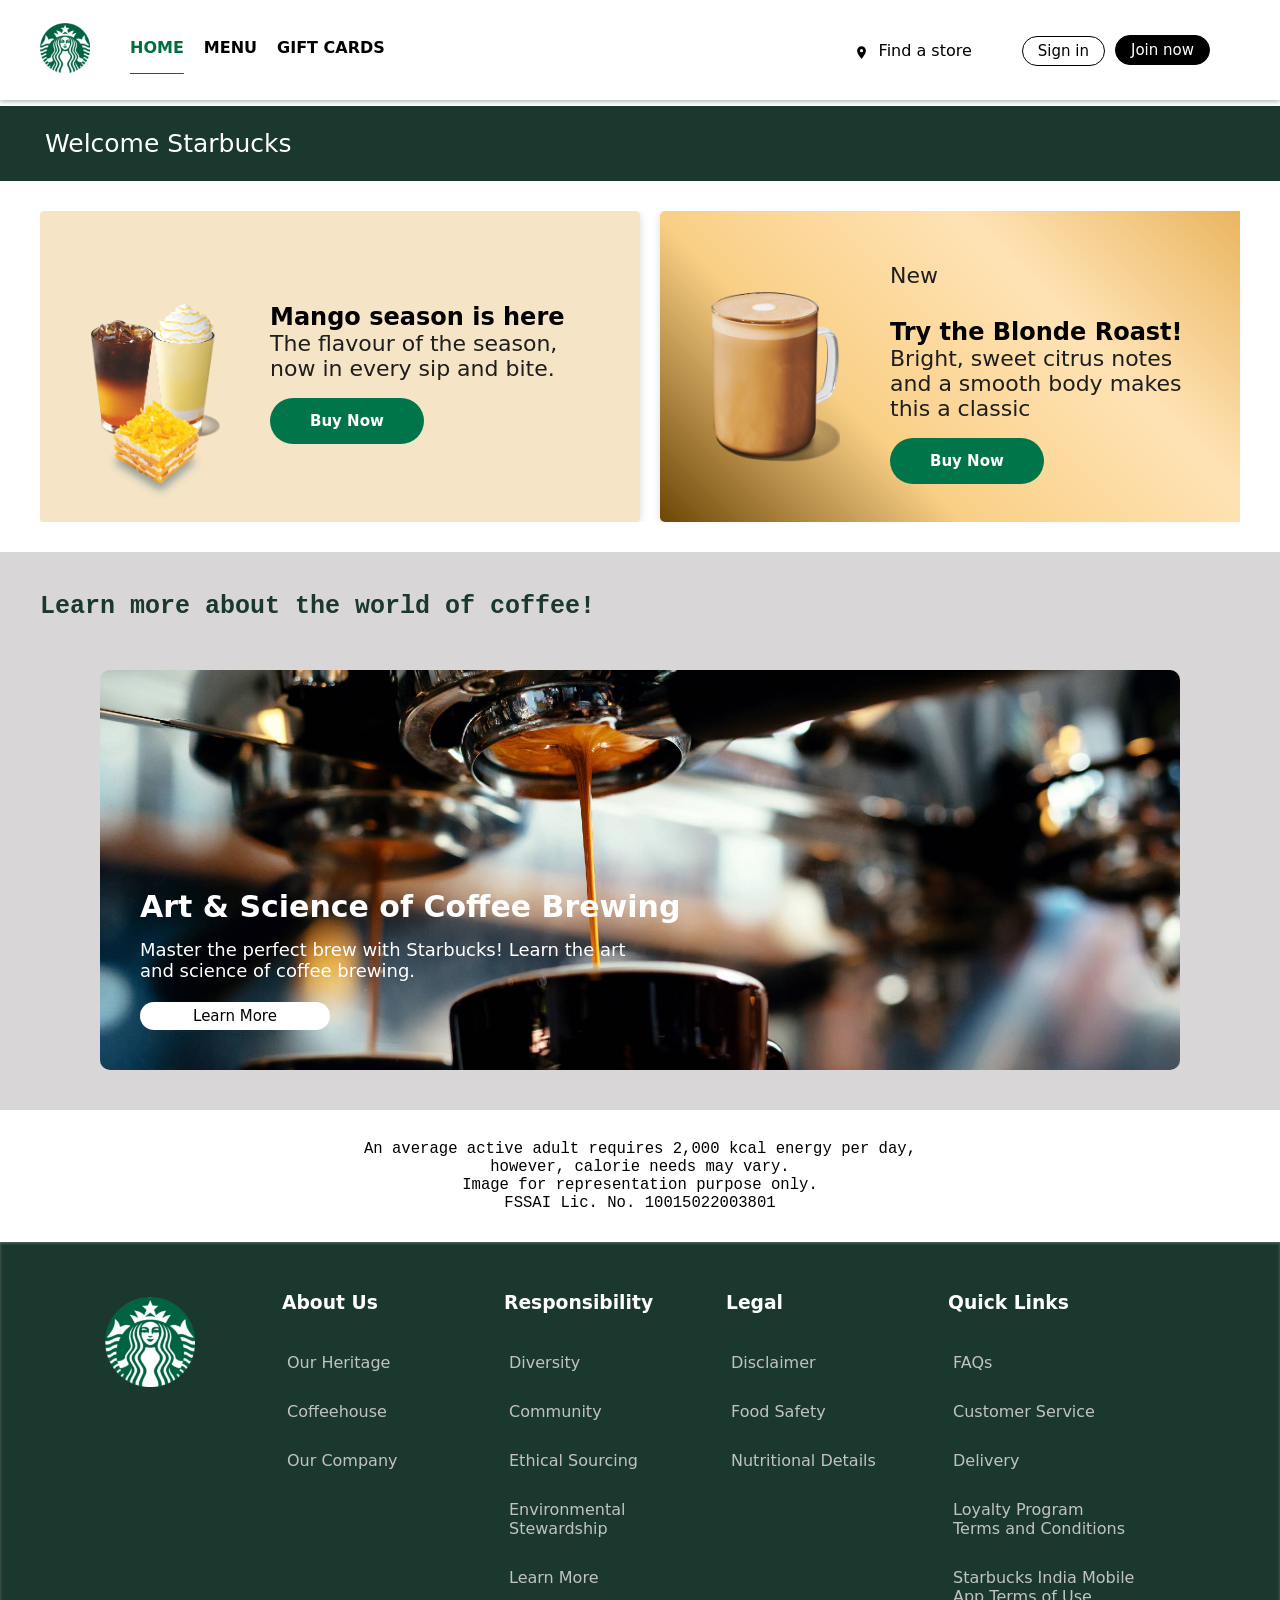
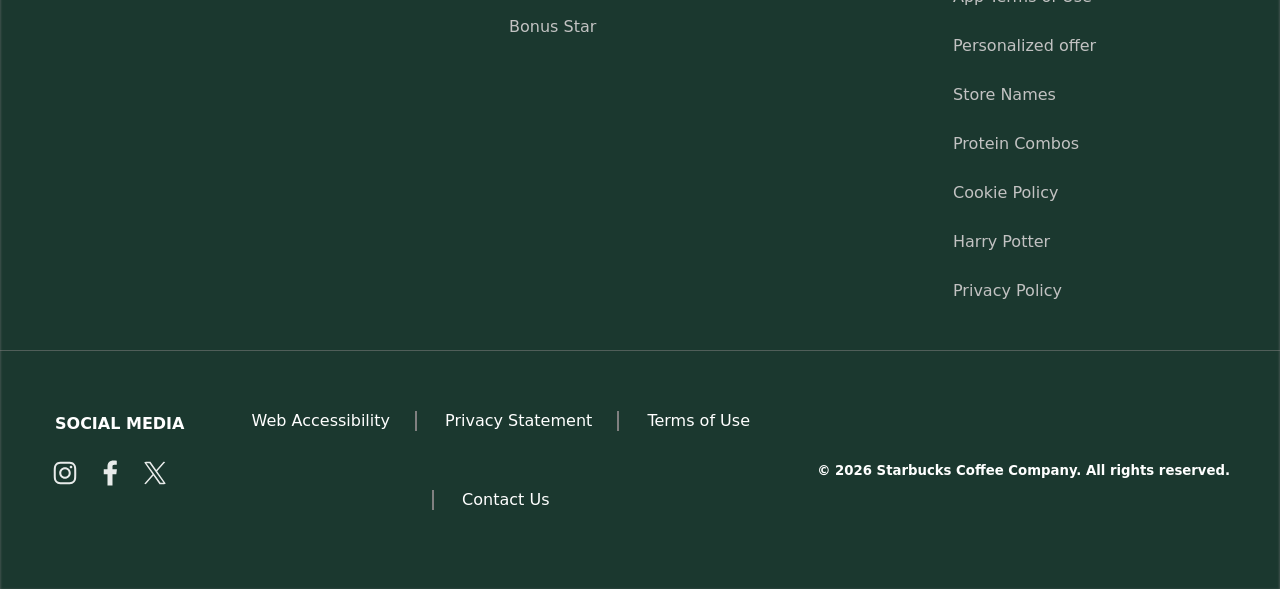
<file: UID_project/pages/index.html>
<!DOCTYPE html>
<html lang="en">

    <head>
        <meta charset="UTF-8">
        <meta name="viewport" content="width=device-width, initial-scale=1.0">
        <link rel="stylesheet" href="../style/index.css">
        <link rel="shortcut icon" href="https://about.starbucks.com/uploads/2024/10/cropped-favicon-300x300.png" type="image/x-icon">
        <title>Starbucks Coffee Company</title>
    </head>

    <body>
        
        <header>
            <div class="logo">
                <div>
                    <img class="logo-img" src="../images/logo.webp" alt="logo">
                </div>
                <div>
                    <img class="icon" id="bar" src="../images/bars.svg" alt="">
                    <img class="icon" id="cross" src="../images/cross.svg" alt="">
                </div>
            </div>
            <!--------------------------------------------------------------------------->
            <div class="nav">
                <div>
                    <ul>
                        <a href="home.html" id="home">
                            <li>HOME</li>
                        </a>
                        <a href="menu.html" id="menu">
                            <li>MENU</li>
                        </a>
                        <a href="gift-card.html">
                            <li>GIFT CARDS</li>
                        </a>
                    </ul>
                </div>
                
                <div class="nav-option">
                    <div class="location">
                        <img class="icon" src="../images/location.svg" alt="">
                        <div>
                            <a class="store" href="store.html">Find a store</a>
                        </div>
                    </div>

                    <div class="account">
                        <div>
                            <a class="button1" href="sign-in.html">Sign in</a>
                        </div>
                        <div>
                            <a class="button2" href="join-now.html">Join now</a>
                        </div>
                    </div>
                </div>
            </div>
            <!------------------------------------------------------------------------->
        </header>

        <div class="top-banner">
            <p class="header2">Welcome Starbucks</p>
        </div>

        <div class="banner">

            <div class="marquee-container">
                <div class="marquee-track">
            
                    <div class="banner-item" style="background-color: rgb(245, 228, 197);">
                        <img src="../images/drink3.png">

                        <div class="banner-text">
                            <h2>Mango season is here</h2>
                            <p>The flavour of the season, now in every sip and bite.</p>
                            <a href="#" class="button1">Buy Now</a>
                        </div>
                    </div>

                    <div class="banner-item" style="background: linear-gradient(-135deg,  #E9B35B, #FFE3B5, #F9CF86, #6d4606);">
                        <img src="../images/drink4.png">

                        <div class="banner-text">
                            <p>New</p>
                            <h2>Try the Blonde Roast!</h2>
                            <p>Bright, sweet citrus notes and a smooth body makes this a classic</p>
                            <a href="#" class="button1">Buy Now</a>
                        </div>
                    </div>

                    <div class="banner-item" style=" background-image: url('../images/background-image\ \(2\).png'); background-size: cover;background-position: center;position: relative;">
                        <img src="../images/drink2.png">

                        <div class="banner-text">
                            <p style="color: white;">Starbucks</p>
                            <h2 style="color: white;">Beverage Subscription</h2>
                            <p style="color: white;">Starbucks Subscription is Back! Sip Your Favourites for Less.Tap for details.</p>
                            <a href="#" class="button1" style="color: white;">Know More</a>
                        </div>
                    </div>

                </div>
            </div>

        </div>

        <div class="coffee-section">
            <pre class="title">Learn more about the world of coffee!
            </pre>
            <div class="coffee-card">
                <h3>Art & Science of Coffee Brewing</h3>
                <pre>Master the perfect brew with Starbucks! Learn the art
and science of coffee brewing.
                </pre>
                <a href="#" class="button3">Learn More</a>
            </div>
        </div>

        <div class="style">
            <pre>An average active adult requires 2,000 kcal energy per day,
however, calorie needs may vary.
Image for representation purpose only.
FSSAI Lic. No. 10015022003801</pre>
        </div>

<!------------------------------------------------------------------------------------------------------------>

        <footer>
            
            <div class="footer-opt">

                <div class="footer-logo">
                    <img src="../images/logo.webp" alt="">
                </div>

                <div>
                     <div class="footer-head">
                           <h3>About Us</h3>
                           <img class="icon arrow 1" src="../images/angle-down.svg" alt="">
                     </div>

                     <div class="footer-list">
                        <ul>
                            <a href="#">
                                <li>Our Heritage</li>
                            </a>
                            <a href="#">
                                <li>Coffeehouse</li>
                            </a>
                            <a href="#">
                                <li>Our Company</li>
                            </a>
                        </ul>
                     </div>
                </div>

                <div>
                     <div class="footer-head">
                           <h3>Responsibility</h3>
                           <img class="icon arrow 2" src="../images/angle-down.svg" alt="">
                     </div>

                     <div class="footer-list">
                        <ul>
                            <a href="#">
                                <li>Diversity</li>
                            </a>
                            <a href="#">
                                <li>Community</li>
                            </a>
                            <a href="#">
                                <li>Ethical Sourcing</li>
                            </a>
                            <a href="#">
                                <li>Environmental Stewardship</li>
                            </a>
                            <a href="#">
                                <li>Learn More</li>
                            </a>
                            <a href="#">
                                <li>Bonus Star</li>
                            </a>
                            
                        </ul>
                     </div>
                </div>

                <div>
                     <div class="footer-head">
                           <h3>Legal</h3>
                           <img class="icon arrow 3" src="../images/angle-down.svg" alt="">
                     </div>

                     <div class="footer-list">
                        <ul>
                            <a href="#">
                                <li>Disclaimer</li>
                            </a>
                            <a href="#">
                                <li>Food Safety</li>
                            </a>
                            <a href="#">
                                <li>Nutritional Details</li>
                            </a>
                        </ul>
                     </div>
                </div>

                <div>
                     <div class="footer-head">
                           <h3>Quick Links</h3>
                           <img class="icon arrow 4" src="../images/angle-down.svg" alt="">
                     </div>

                     <div class="footer-list">
                        <ul>
                            <a href="#">
                                <li>FAQs</li>
                            </a>
                            <a href="#">
                                <li>Customer Service</li>
                            </a>
                            <a href="#">
                                <li>Delivery</li>
                            </a>
                            <a href="#">
                                <li>Loyalty Program Terms and Conditions</li>
                            </a>
                            <a href="#">
                                <li>Starbucks India Mobile App Terms of Use</li>
                            </a>
                            <a href="#">
                                <li>Personalized offer</li>
                            </a>
                            <a href="#">
                                <li>Store Names</li>
                            </a>
                            <a href="#">
                                <li>Protein Combos</li>
                            </a>
                            <a href="#">
                                <li>Cookie Policy</li>
                            </a>
                            <a href="#">
                                <li>Harry Potter</li>
                            </a>
                            <a href="#">
                                <li>Privacy Policy</li>
                            </a>
                        </ul>
                     </div>
                </div>

            </div>

            <div class="footer-opt2">
                <div class="social">
                    <h4 style="color: white;margin-bottom: 20px;margin-left: 10px;">SOCIAL MEDIA</h4>
                    <a href="#">
                        <img class="icon" src="../images/brewing_files/instagram.svg" alt="">
                    </a>
                    <a href="#">
                        <img class="icon" src="../images/brewing_files/facebook.svg" alt="">
                    </a>
                    <a href="#">
                        <img class="icon" src="../images/brewing_files/twitter.svg" alt="">
                    </a>
                </div>

                <div class="copy-desc">
                    <a href="#">Web Accessibility</a>
                    <a href="#">Privacy Statement</a>
                    <a href="#">Terms of Use</a>
                    <a href="#">Contact Us</a>
                </div>

                <div class="copy-right">
                    <h5> &copy; 2026 Starbucks Coffee Company. All rights reserved.</h5>
                </div>
            </div>

        </footer>

        <script src="../style/app.js"></script>
    </body>
</html>
</file>
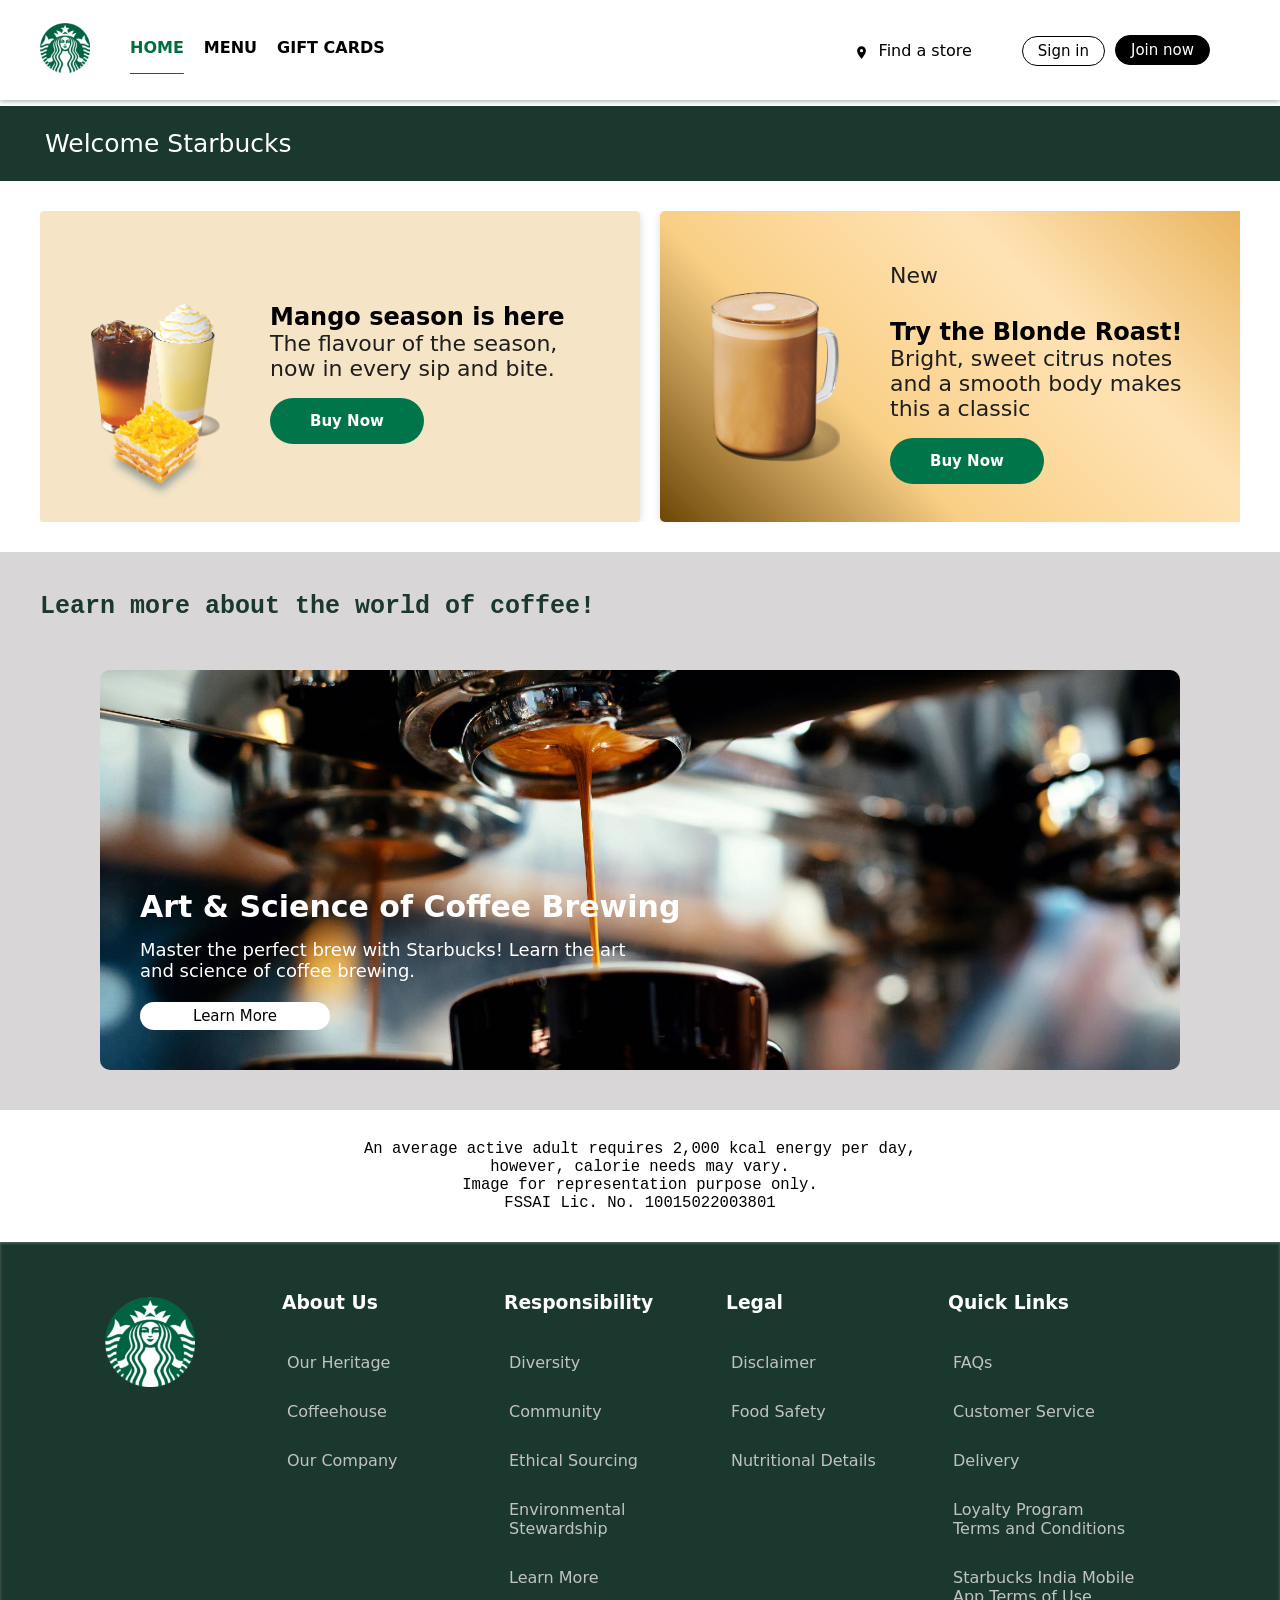
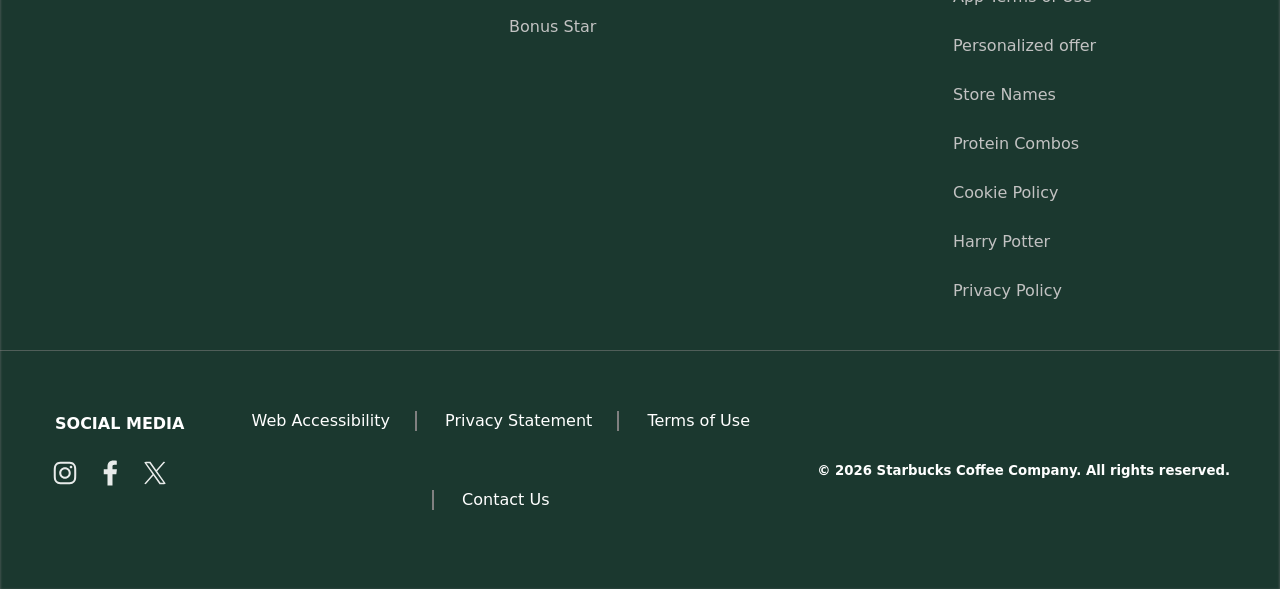
<file: UID_project/pages/home.html>
<!DOCTYPE html>
<html lang="en">
    <head>
        <meta charset="UTF-8">
        <meta name="viewport" content="width=device-width, initial-scale=1.0">
        <link rel="stylesheet" href="../style/index.css">
        <link rel="shortcut icon" href="https://about.starbucks.com/uploads/2024/10/cropped-favicon-300x300.png" type="image/x-icon">
        <title>Starbucks Coffee Company</title>
    </head>
    <body>
        <header>
            <div class="logo">
                <div>
                    <img class="logo-img" src="../images/logo.webp" alt="logo">
                </div>
                <div>
                    <img class="icon" id="bar" src="../images/bars.svg" alt="">
                    <img class="icon" id="cross" src="../images/cross.svg" alt="">
                </div>
            </div>
            <!--------------------------------------------------------------------------->
            <div class="nav">
                <div>
                    <ul>
                        <a href="home.html" id="home">
                            <li>HOME</li>
                        </a>
                        <a href="menu.html">
                            <li>MENU</li>
                        </a>
                        <a href="gift-card.html">
                            <li>GIFT CARDS</li>
                        </a>
                    </ul>
                </div>
                
                <div class="nav-option">
                    <div class="location">
                        <img class="icon" src="../images/location.svg" alt="">
                        <div>
                            <a class="store" href="store.html">Find a store</a>
                        </div>
                    </div>

                    <div class="account">
                        <div>
                            <a class="button1" href="sign-in.html">Sign in</a>
                        </div>
                        <div>
                            <a class="button2" href="join-now.html">Join now</a>
                        </div>
                    </div>
                </div>
            </div>
            <!------------------------------------------------------------------------->
        </header>

        <div class="top-banner">
            <p class="header2">Welcome Starbucks</p>
        </div>

        <div class="banner">

            <div class="marquee-container">
                <div class="marquee-track">
            
                    <div class="banner-item" style="background-color: rgb(245, 228, 197);">
                        <img src="../images/drink3.png">

                        <div class="banner-text">
                            <h2>Mango season is here</h2>
                            <p>The flavour of the season, now in every sip and bite.</p>
                            <a href="#" class="button1">Buy Now</a>
                        </div>
                    </div>

                    <div class="banner-item" style="background: linear-gradient(-135deg,  #E9B35B, #FFE3B5, #F9CF86, #6d4606);">
                        <img src="../images/drink4.png">

                        <div class="banner-text">
                            <p>New</p>
                            <h2>Try the Blonde Roast!</h2>
                            <p>Bright, sweet citrus notes and a smooth body makes this a classic</p>
                            <a href="#" class="button1">Buy Now</a>
                        </div>
                    </div>

                    <div class="banner-item" style=" background-image: url('../images/background-image\ \(2\).png'); background-size: cover;background-position: center;position: relative;">
                        <img src="../images/drink2.png">

                        <div class="banner-text">
                            <p style="color: white;">Starbucks</p>
                            <h2 style="color: white;">Beverage Subscription</h2>
                            <p style="color: white;">Starbucks Subscription is Back! Sip Your Favourites for Less.Tap for details.</p>
                            <a href="#" class="button1" style="color: white;">Know More</a>
                        </div>
                    </div>

                </div>
            </div>

        </div>

        <div class="coffee-section">
            <pre class="title">Learn more about the world of coffee!
            </pre>
            <div class="coffee-card">
                <h3>Art & Science of Coffee Brewing</h3>
                <pre>Master the perfect brew with Starbucks! Learn the art
and science of coffee brewing.
                </pre>
                <a href="#" class="button3">Learn More</a>
            </div>
        </div>

        <div class="style">
            <pre>An average active adult requires 2,000 kcal energy per day,
however, calorie needs may vary.
Image for representation purpose only.
FSSAI Lic. No. 10015022003801</pre>
        </div>
        
<!------------------------------------------------------------------------------------------------------------>

        <footer>
            
            <div class="footer-opt">

                <div class="footer-logo">
                    <img src="../images/logo.webp" alt="">
                </div>

                <div>
                     <div class="footer-head">
                           <h3>About Us</h3>
                           <img class="icon arrow 1" src="../images/angle-down.svg" alt="">
                     </div>

                     <div class="footer-list">
                        <ul>
                            <a href="#">
                                <li>Our Heritage</li>
                            </a>
                            <a href="#">
                                <li>Coffeehouse</li>
                            </a>
                            <a href="#">
                                <li>Our Company</li>
                            </a>
                        </ul>
                     </div>
                </div>

                <div>
                     <div class="footer-head">
                           <h3>Responsibility</h3>
                           <img class="icon arrow 2" src="../images/angle-down.svg" alt="">
                     </div>

                     <div class="footer-list">
                        <ul>
                            <a href="#">
                                <li>Diversity</li>
                            </a>
                            <a href="#">
                                <li>Community</li>
                            </a>
                            <a href="#">
                                <li>Ethical Sourcing</li>
                            </a>
                            <a href="#">
                                <li>Environmental Stewardship</li>
                            </a>
                            <a href="#">
                                <li>Learn More</li>
                            </a>
                            <a href="#">
                                <li>Bonus Star</li>
                            </a>
                            
                        </ul>
                     </div>
                </div>

                <div>
                     <div class="footer-head">
                           <h3>Legal</h3>
                           <img class="icon arrow 3" src="../images/angle-down.svg" alt="">
                     </div>

                     <div class="footer-list">
                        <ul>
                            <a href="#">
                                <li>Disclaimer</li>
                            </a>
                            <a href="#">
                                <li>Food Safety</li>
                            </a>
                            <a href="#">
                                <li>Nutritional Details</li>
                            </a>
                        </ul>
                     </div>
                </div>

                <div>
                     <div class="footer-head">
                           <h3>Quick Links</h3>
                           <img class="icon arrow 4" src="../images/angle-down.svg" alt="">
                     </div>

                     <div class="footer-list">
                        <ul>
                            <a href="#">
                                <li>FAQs</li>
                            </a>
                            <a href="#">
                                <li>Customer Service</li>
                            </a>
                            <a href="#">
                                <li>Delivery</li>
                            </a>
                            <a href="#">
                                <li>Loyalty Program Terms and Conditions</li>
                            </a>
                            <a href="#">
                                <li>Starbucks India Mobile App Terms of Use</li>
                            </a>
                            <a href="#">
                                <li>Personalized offer</li>
                            </a>
                            <a href="#">
                                <li>Store Names</li>
                            </a>
                            <a href="#">
                                <li>Protein Combos</li>
                            </a>
                            <a href="#">
                                <li>Cookie Policy</li>
                            </a>
                            <a href="#">
                                <li>Harry Potter</li>
                            </a>
                            <a href="#">
                                <li>Privacy Policy</li>
                            </a>
                        </ul>
                     </div>
                </div>

            </div>

            <div class="footer-opt2">
                <div class="social">
                    <h4 style="color: white;margin-bottom: 20px;margin-left: 10px;">SOCIAL MEDIA</h4>
                    <a href="#">
                        <img class="icon" src="../images/brewing_files/instagram.svg" alt="">
                    </a>
                    <a href="#">
                        <img class="icon" src="../images/brewing_files/facebook.svg" alt="">
                    </a>
                    <a href="#">
                        <img class="icon" src="../images/brewing_files/twitter.svg" alt="">
                    </a>
                </div>

                <div class="copy-desc">
                    <a href="#">Web Accessibility</a>
                    <a href="#">Privacy Statement</a>
                    <a href="#">Terms of Use</a>
                    <a href="#">Contact Us</a>
                </div>

                <div class="copy-right">
                    <h5> &copy; 2026 Starbucks Coffee Company. All rights reserved.</h5>
                </div>
            </div>

        </footer>

        <script src="../style/app.js"></script>
    </body>
</html>
</file>
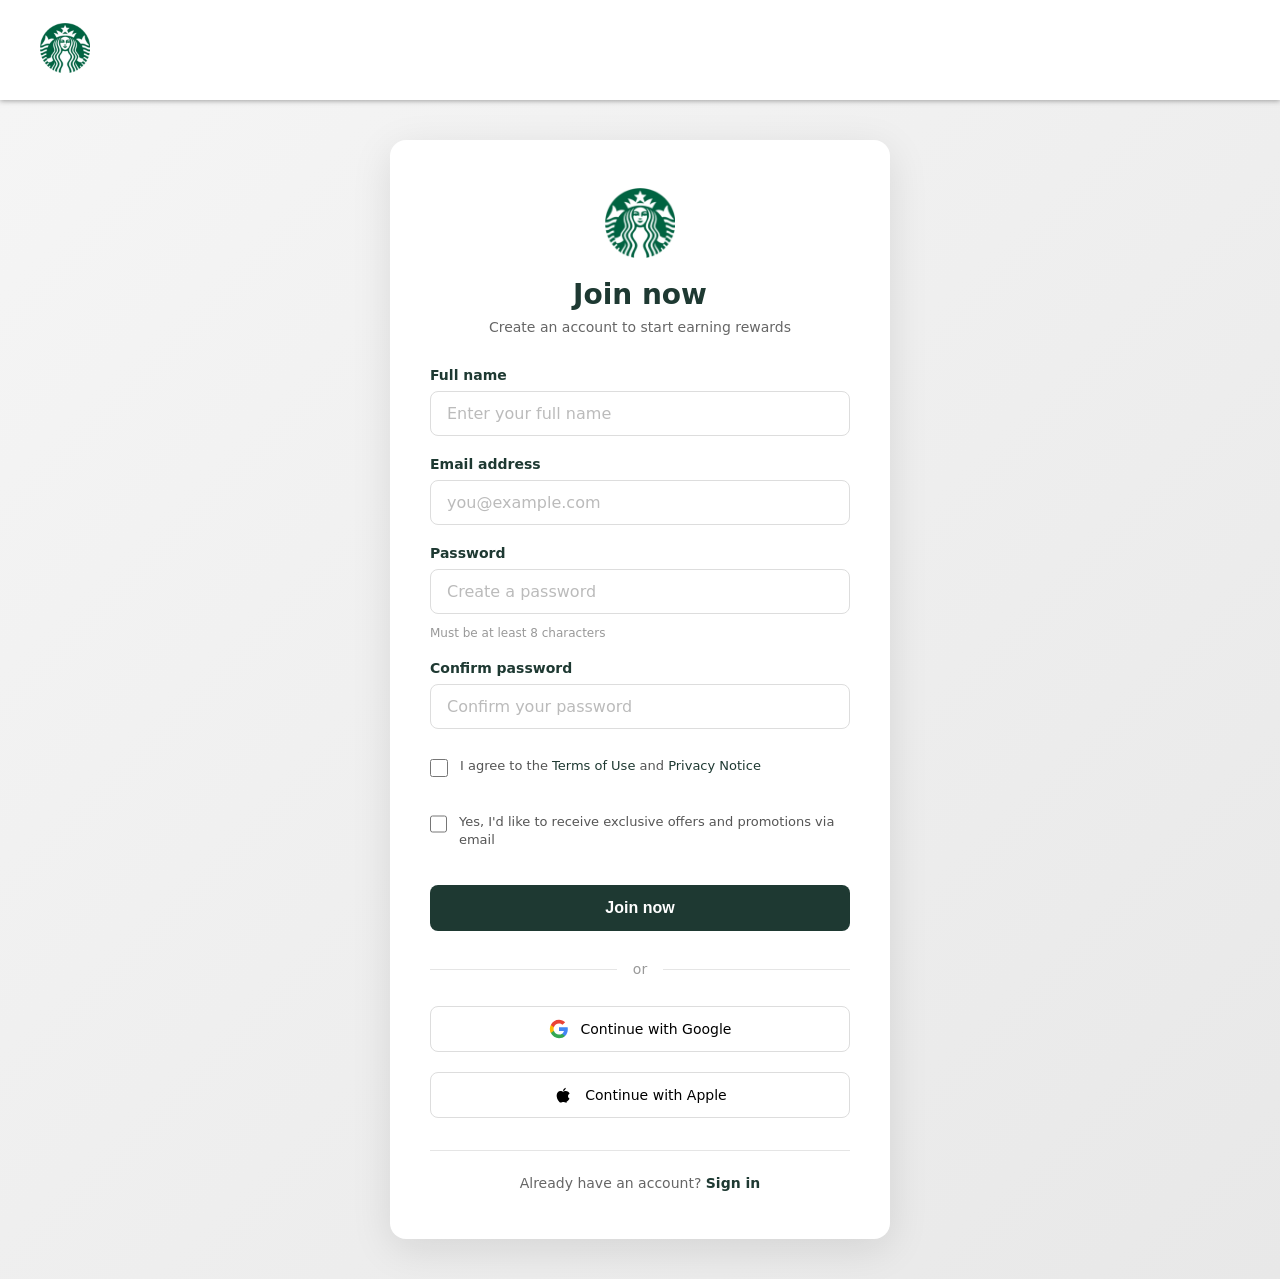
<file: UID_project/pages/join-now.html>
<!DOCTYPE html>
<html lang="en">

    <head>
        <meta charset="UTF-8">
        <meta name="viewport" content="width=device-width, initial-scale=1.0">
        <link rel="stylesheet" href="../style/join-now.css">
        <link rel="stylesheet" href="../style/index.css">
        <link rel="shortcut icon" href="https://about.starbucks.com/uploads/2024/10/cropped-favicon-300x300.png" type="image/x-icon">
        <title>Starbucks Coffee Company</title>
    </head>

    <body>
        
        <header>
            <div class="logo">
                <div>
                    <img class="logo-img" src="../images/logo.webp" alt="logo">
                </div>
                <div>
                    <img class="icon" id="bar" src="../images/bars.svg" alt="">
                    <img class="icon" id="cross" src="../images/cross.svg" alt="">
                </div>
            </div>
        </header>

        <div class="join-container">
    <div class="join-card">
        <div class="join-header">
            <img src="../images/logo.webp" alt="Starbucks Logo" class="logo">
            <h1>Join now</h1>
            <p>Create an account to start earning rewards</p>
        </div>

        <form class="join-form">
            <div class="input-group">
                <label for="fullname">Full name</label>
                <input type="text" id="fullname" placeholder="Enter your full name" required>
            </div>

            <div class="input-group">
                <label for="email">Email address</label>
                <input type="email" id="email" placeholder="you@example.com" required>
            </div>

            <div class="input-group">
                <label for="password">Password</label>
                <input type="password" id="password" placeholder="Create a password" required>
                <span class="password-hint">Must be at least 8 characters</span>
            </div>

            <div class="input-group">
                <label for="confirm-password">Confirm password</label>
                <input type="password" id="confirm-password" placeholder="Confirm your password" required>
            </div>

            <div class="checkbox-group">
                <input type="checkbox" id="terms" required>
                <label for="terms">I agree to the <a href="#">Terms of Use</a> and <a href="#">Privacy Notice</a></label>
            </div>

            <div class="checkbox-group">
                <input type="checkbox" id="offers">
                <label for="offers">Yes, I'd like to receive exclusive offers and promotions via email</label>
            </div>

            <button type="submit" class="join-btn">Join now</button>

            <div class="divider">
                <span>or</span>
            </div>

            <button type="button" class="google-btn">
                <svg class="google-icon" width="20" height="20" viewBox="0 0 24 24" fill="none" xmlns="http://www.w3.org/2000/svg">
                    <path d="M22.56 12.25c0-.78-.07-1.53-.2-2.25H12v4.26h5.92c-.26 1.37-1.04 2.53-2.21 3.31v2.77h3.57c2.08-1.92 3.28-4.74 3.28-8.09z" fill="#4285F4"/>
                    <path d="M12 23c2.97 0 5.46-.98 7.28-2.66l-3.57-2.77c-.98.66-2.23 1.06-3.71 1.06-2.86 0-5.29-1.93-6.16-4.53H2.18v2.84C3.99 20.53 7.7 23 12 23z" fill="#34A853"/>
                    <path d="M5.84 14.09c-.22-.66-.35-1.36-.35-2.09s.13-1.43.35-2.09V7.07H2.18C1.43 8.55 1 10.22 1 12s.43 3.45 1.18 4.93l2.85-2.22.81-.62z" fill="#FBBC05"/>
                    <path d="M12 5.38c1.62 0 3.06.56 4.21 1.64l3.15-3.15C17.45 2.09 14.97 1 12 1 7.7 1 3.99 3.47 2.18 7.07l3.66 2.84c.87-2.6 3.3-4.53 6.16-4.53z" fill="#EA4335"/>
                </svg>
                Continue with Google
            </button>

            <button type="button" class="apple-btn">
                <svg class="apple-icon" width="20" height="20" viewBox="0 0 24 24" fill="none" xmlns="http://www.w3.org/2000/svg">
                    <path d="M17.05 20.28c-.98.95-2.05.8-3.08.35-1.09-.46-2.09-.48-3.24 0-1.44.62-2.2.44-3.06-.35C2.79 15.25 3.51 7.59 9.05 7.31c1.35.04 2.29.73 3.07.75.78-.02 1.72-.71 3.07-.75 2.52.13 3.92 1.28 4.75 2.98-2.55 1.5-2.61 4.5-.15 6.12-.85 1.65-2.07 2.96-3.74 3.87zM12.07 7.3c-.24-2.01 1.49-3.74 3.26-4.04.24 1.84-1.53 3.57-3.26 4.04z" fill="#000000"/>
                </svg>
                Continue with Apple
            </button>
        </form>

        <div class="signin-link">
            <p>Already have an account? <a href="#">Sign in</a></p>
        </div>
    </div>
</div>
        
    </body>
</html>
</file>
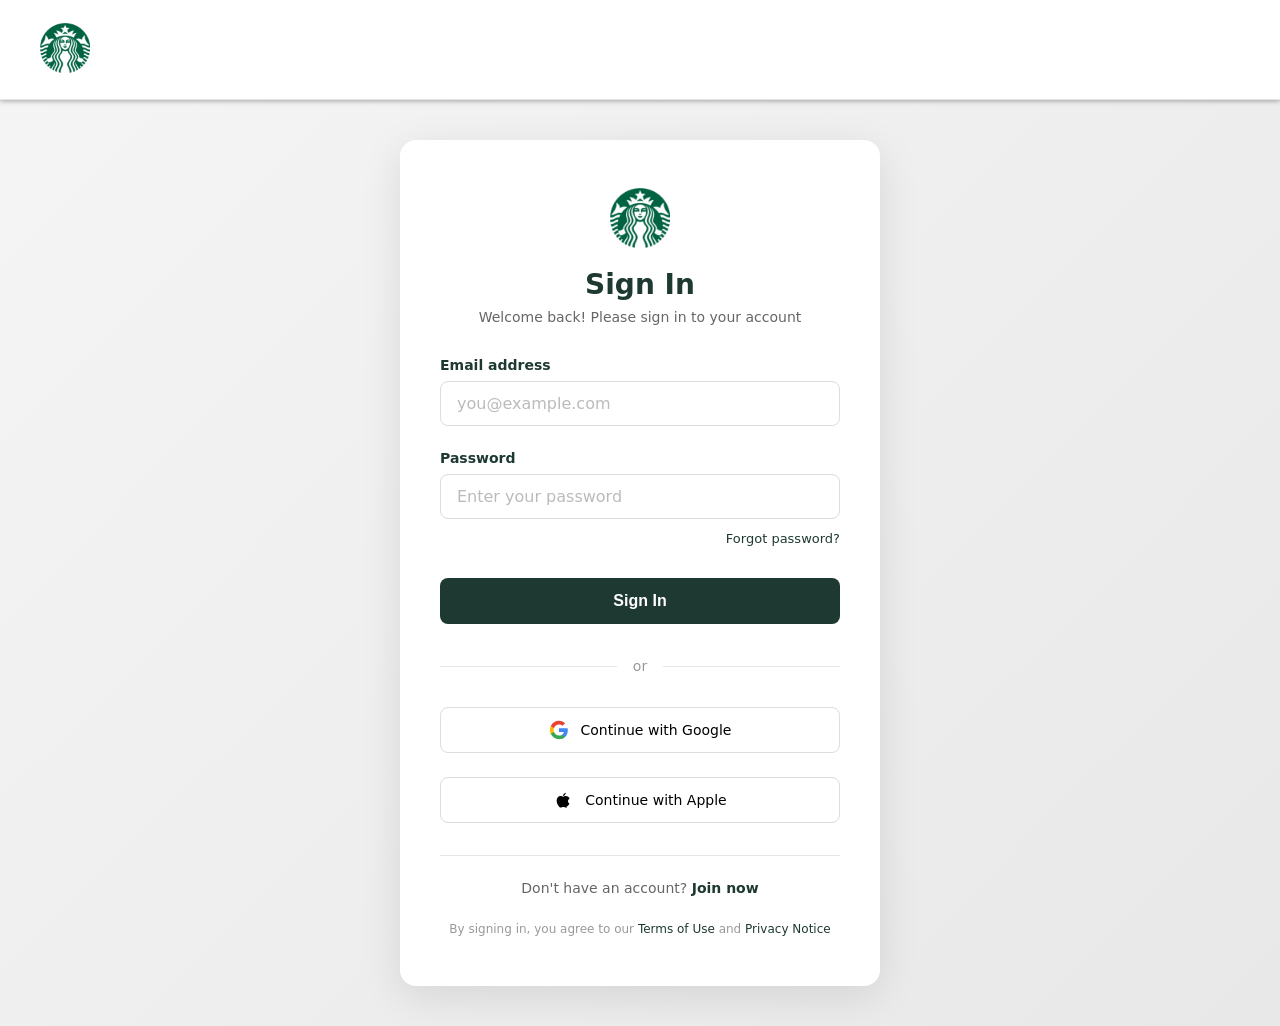
<file: UID_project/pages/sign-in.html>
<!DOCTYPE html>
<html lang="en">

    <head>
        <meta charset="UTF-8">
        <meta name="viewport" content="width=device-width, initial-scale=1.0">
        <link rel="stylesheet" href="../style/sign-in.css">
        <link rel="stylesheet" href="../style/index.css">
        <link rel="shortcut icon" href="https://about.starbucks.com/uploads/2024/10/cropped-favicon-300x300.png" type="image/x-icon">
        <title>Starbucks Coffee Company</title>
    </head>

    <body>
        
        <header>
            <div class="logo">
                <div>
                    <img class="logo-img" src="../images/logo.webp" alt="logo">
                </div>
                <div>
                    <img class="icon" id="bar" src="../images/bars.svg" alt="">
                    <img class="icon" id="cross" src="../images/cross.svg" alt="">
                </div>
            </div>
        </header>

        <div class="signin-container">
    <div class="signin-card">
        <div class="signin-header">
            <img src="../images/logo.webp" alt="Starbucks Logo" class="logo">
            <h1>Sign In</h1>
            <p>Welcome back! Please sign in to your account</p>
        </div>

        <form class="signin-form">
            <div class="input-group">
                <label for="email">Email address</label>
                <input type="email" id="email" placeholder="you@example.com" required>
            </div>

            <div class="input-group">
                <label for="password">Password</label>
                <input type="password" id="password" placeholder="Enter your password" required>
                <a href="#" class="forgot-link">Forgot password?</a>
            </div>

            <button type="submit" class="signin-btn">Sign In</button>

            <div class="divider">
                <span>or</span>
            </div>

            <button type="button" class="google-btn">
                <img src="../images/google.svg" alt="Google" class="google-icon">
                Continue with Google
            </button>

            <button type="button" class="apple-btn">
                <img src="../images/apple.svg" alt="Apple" class="apple-icon">
                Continue with Apple
            </button>
        </form>

        <div class="signup-link">
            <p>Don't have an account? <a href="#">Join now</a></p>
        </div>

        <div class="terms">
            <p>By signing in, you agree to our 
                <a href="#">Terms of Use</a> and 
                <a href="#">Privacy Notice</a>
            </p>
        </div>
    </div>
        </div>
        
    </body>
</html>
</file>
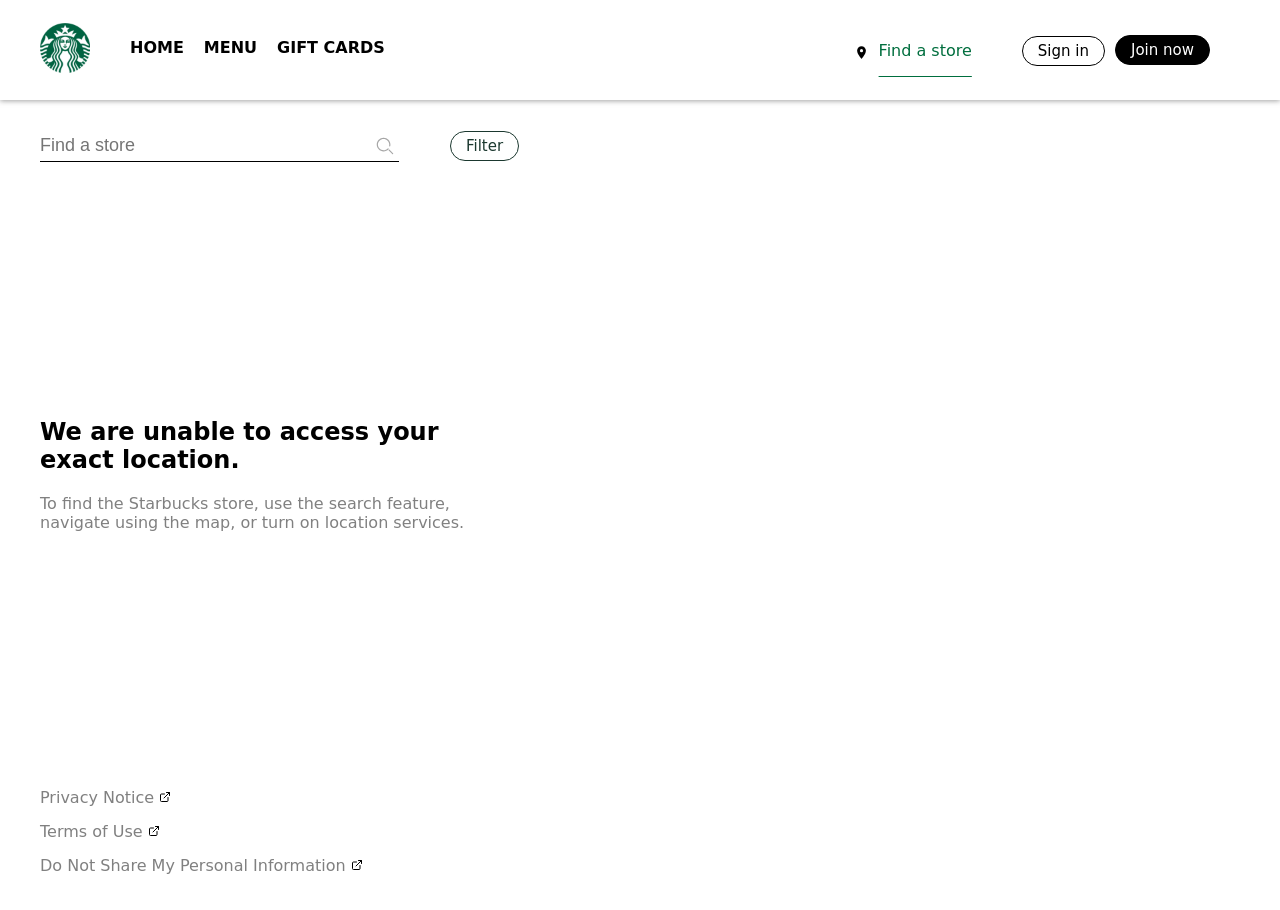
<file: UID_project/pages/store.html>
<!DOCTYPE html>
<html lang="en">

    <head>
        <meta charset="UTF-8">
        <meta name="viewport" content="width=device-width, initial-scale=1.0">
        <link rel="stylesheet" href="../style/store.css">
        <link rel="stylesheet" href="../style/index.css">
        <link rel="shortcut icon" href="https://about.starbucks.com/uploads/2024/10/cropped-favicon-300x300.png" type="image/x-icon">
        <title>Starbucks Coffee Company</title>
    </head>

    <body>
        
        <header>
            <div class="logo">
                <div>
                    <img class="logo-img" src="../images/logo.webp" alt="logo">
                </div>
                <div>
                    <img class="icon" id="bar" src="../images/bars.svg" alt="">
                    <img class="icon" id="cross" src="../images/cross.svg" alt="">
                </div>
            </div>
            <!--------------------------------------------------------------------------->
            <div class="nav">
                <div>
                    <ul>
                        <a href="home.html">
                            <li>HOME</li>
                        </a>
                        <a href="menu.html">
                            <li>MENU</li>
                        </a>
                        <a href="gift-card.html">
                            <li>GIFT CARDS</li>
                        </a>
                    </ul>
                </div>
                
                <div class="nav-option">
                    <div class="location">
                        <img class="icon" src="../images/location.svg" alt="">
                        <div>
                            <a class="store" href="store.html" id="store">Find a store</a>
                        </div>
                    </div>

                    <div class="account">
                        <div>
                            <a class="button1" href="sign-in.html">Sign in</a>
                        </div>
                        <div>
                            <a class="button2" href="join-now.html">Join now</a>
                        </div>
                    </div>
                </div>
            </div>
            <!------------------------------------------------------------------------->
        </header>

            <div class="store">
                <div class="store-search">
                    <div>
                        <div class="search">
                            <input type="text" placeholder="Find a store" id="search">
                            <img src="../images/brewing_files/search.svg" class="icon" id="search-icon" alt="">
                        </div>
                        <a href="#" class="button1">Filter</a>
                    </div>

                    <div>
                        <h2>We are unable to access your exact location.</h2>
                        <span>To find the Starbucks store, use the search feature, navigate using the map, or turn on location services.</span>
                    </div>

                    <div>
                        <a href="#">
                            <span>Privacy Notice</span>
                            <img src="../images/link.svg" class="icon" alt="">
                        </a>
                        <a href="#">
                            <span>Terms of Use</span>
                            <img src="../images/link.svg" class="icon" alt="">
                        </a>
                        <a href="#">
                            <span>Do Not Share My Personal Information</span>
                            <img src="../images/link.svg" class="icon" alt="">
                        </a>
                    </div>
                </div>

                <div class="mapouter">
                    <div class="gmap_canvas">
                        <iframe class="gmap_iframe" src="https://www.google.com/maps?q=Starbucks&output=embed" width="100%" height="100%" scrolling="no" marginheight="0" marginwidth="0" style="border:0;" allowfullscreen="" loading="lazy"></iframe>
                    </div>
                </div>
            </div>

            <script src="../style/app.js"></script>
    </body>
</html>
</file>
<file: UID_project/style/index.css>
/*========= Header ========*/
*{
    list-style-type: none;
    box-sizing: border-box;
    margin: 0;
    padding: 0;
    text-decoration: none; 
}
#home li{
    text-decoration:#006e3e underline;
    text-underline-offset: 20px;
    color: #006e3e;
}
body{
    max-width: 1600px;
    overflow-x: hidden;
    font-family: system-ui, -apple-system, BlinkMacSystemFont, 'Segoe UI', Roboto, Oxygen, Ubuntu, Cantarell, 'Open Sans', 'Helvetica Neue', sans-serif;
}
#bar, #cross{
    display: none;
}
header{
    display: flex;
    align-items: center;
    background-color: white;
    height: 100px;
    padding: 0 40px;
    position: relative;
    box-shadow: rgb(128,128,128,0.726) 0 1px 5px;
    z-index: 100;
}
.icon{
    width: 15px;
}
.logo-img{
    width: 50px;
    margin-right: 20px;
}
.nav{
    width: 100%;
    display: flex;
    justify-content: space-between;
    align-items: center;
}
.nav ul, 
.nav div:nth-child(2), 
.nav .location, 
.nav .account{
    display: flex;
    align-items: center;
    height: 100px;
}
.nav ul a{
    height: 100%;
    line-height: 14vh;
}
.nav ul li{
    margin-left: 20px;
    color: black;
    font-weight: 700;
    font-size: 16px;
    display: flex;
    align-items: center;
    height: 100%;
    border-bottom: 5px solid transparent;
}
.nav .location img{
    padding-top: 5px;
}
.nav div:nth-child(2){
    margin: 0 10px;     /*margin: top-bottom  left-right;*/
}
.nav .store{
    color: black;
    font-weight: 500;
    margin-right: 30px;
}
.button1, .button2{
    color: black;
    padding: 5px 15px;
    border: 1px solid black;
    border-radius: 50px;
    font-weight: 500;
    font-size: 15px;
}
.button1:hover{
    background-color: rgb(128,128,128,0.192);
}
.button2:hover{
    background-color: grey;
}
.button2{
    color: white;
    background-color: black;
}

/*for tablet screen*/
@media only screen and (max-width:1024px){
    #home li{
    text-decoration: none;
    color: #006e3e;
    }
     header{
        flex-direction: column;
        align-items: flex-start;
        height: auto;
        padding: 0;
    }

    .logo{
        width: 100%;
        height: 80px;
        padding: 0 20px;

        display: flex;
        align-items: center;
        justify-content: space-between;
    }

    #bar{
        display: block;
    }
    #bar, #cross{
        cursor: pointer;
    }

    .nav{
        position: absolute;
        top:101px;
        left: 100%;
        width: 100%;
        height: 100vh;
        background-color: white;
        box-shadow: rgb(128,128,128,0.726) 0 1px 3px;
        justify-content: left;
        align-items: flex-start;
        flex-direction: column;
        transition: all 0.5s;
    }

    .nav div{
        width: 100%;
    }
    .nav ul{
        flex-direction: column;
        height: auto;
        justify-content: flex-start;
        align-items: flex-start;
        border-bottom: 1px solid rgb(187,184,184);
        margin-left: 20px;
        padding-bottom: 20px;
    }
    .nav ul li{
        font-size: 14px;
        padding: 20px;
        margin: 0;
        line-height: 1.2;    /* Optional: controls text line height */
        border-bottom: none;
    }
    .nav .nav-option{
        flex-direction: column-reverse;
    }
    .nav .location{
        padding-left: 40px;
        height: 10px;
    }
    .nav .account{
        width: 100%;
        padding-left: 30px;
    }
    .nav .account div:first-child{
        width: 100px;
        min-width: 90px;
    }
}

/*for phone screen*/
@media only screen and  (max-width: 800px){
    #home li{
        text-decoration: none;
        color: #006e3e;
    }
    header{
        height: 80px;
        padding: 0 20px;
    }
    .nav{
        top:80px;
    }
    .logo-img{
        width: 40px;
    }
}

/*==================================================================================*/
/*======Banner(card)======*/
.banner{
    margin-top: 30px;
    padding: 0 40px;
}

.banner-item{
    margin-bottom: 30px;
    background-color: rgb(245, 228, 197);
    border-radius: 5px;
    display: flex;
    align-items: center;
    justify-content: space-between;/*space-betweenFirst item at start, last at end; space only between items.*/
    padding: 20px 50px;
    box-shadow: 0 2px 8px rgba(0.15,0.15,0.15,0.15);/*box-shadow: horizontal vertical blur spread color;*/
}

.banner .banner-item img{
    width: 130px;
}

.banner-text{
    flex: 1;
    margin-left: 50px;
}

.banner-text h1{
    font-size: 40px;
    margin-bottom: 20px;
    color: #1e1e1e;
}

.banner-text p{
    font-size: 22px;
    margin-bottom: 30px;
    color: #1e1e1e;
}

.banner-text .button1{
    background-color: #00754a;
    color: white;
    padding: 14px 40px;
    border-radius: 30px;
    border: none;
    font-weight: 600;
    align-self:self-end;
}

.banner-text .button1:hover{
    background-color: #005f3b;
}

/* Mobile Responsive */

@media only screen and (max-width:800px){

    .banner{
        padding: 0 15px;
    }

    .banner-item{
        display: flex;
        flex-direction: row;
        justify-content: space-between;
    }

    .banner .banner-item img{
        width: 120px;
        float: left;
    }

    .banner-text{
        width: 55%;
        float: right;
        text-align: left;
    }

    .banner-text h1{
        font-size: 30px;
        white-space: normal;
    }

    .banner-text p{
        font-size: 18px;
    }
    .banner-text .button1{
        align-self: center;
    }
    
}

/*=====================================================================================*/
/*marquee movement for the banners(cards)*/
.marquee-container{
    overflow: hidden;
    width: 100%;
}

.marquee-track{
    display: flex;
    gap: 20px;
    width: max-content;
    animation: marquee 18s linear infinite;
}

.banner-item{
    flex-shrink: 0;
    width: 600px;
    margin-bottom: 0;
}

@keyframes marquee{
    from{
        transform: translateX(0);
    }
    to{
        transform: translateX(-50%); /*Your CSS animation moves the whole track left.*/
    }
}

.marquee-container:hover .marquee-track{
    animation-play-state: paused;
}

@media only screen and (max-width:800px){

    .banner-item{
        width: 90vw;
    }

}
/*======================================================================================*/
/*=====Header2=====*/
.top-banner{
    background-color: rgb(27, 56, 47);
    margin-top: 6px;
    height: 75px;

    display: flex;
    align-items: center;
}

.header2{
    color: white;
    font-size: 25px;
    padding-left: 45px;
}

/* Phone view */
@media (max-width: 768px){

    .header2{
        padding-left: 15px;
        font-size: 20px;
    }

}

/*=================================================================================*/
.coffee-section{
    margin-top: 30px;
    padding: 40px;
    background-color: rgb(216, 214, 214);
}

.title{
    font-size: 25px;
    font-weight: bold;
    margin-bottom: 20px;
    color: rgb(27, 56, 47);
}

.coffee-card{
    background-image: url('../images/brewing_files/brewing.jpg');
    background-size: cover;
    background-position: center;
    background-repeat: no-repeat;

    width: 90%;
    height: 400px;

    border-radius: 10px;

    padding: 40px;
    margin-left: 60px;

    display: flex;
    flex-direction: column;
    justify-content: end;

    color: white;
}

.coffee-card h3{
    font-size: 30px;
    margin-bottom: 15px;
}

.coffee-card pre{
    font-size: 18px;
    font-family: inherit;
}
.button3{
    color: black;
    padding: 5px 15px;
    border-radius: 50px;
    background-color: white;
    font-weight: 500;
    font-size: 15px;
    width: 190px;
    text-align: center;
}

@media only screen and (max-width:800px){
    .title{
        font-size: 21px;
        font-weight: bold;
        margin-bottom: 10px;
        color: rgb(27, 56, 47);
    }
    .coffee-card{
        margin-left: 30px;
    }
    .coffee-card pre{
    font-size: 13px;
}
}
/*=======================================================================================*/
/*======<pre>======*/
.style{
    text-align: center;
    font-size: larger;
    margin-top: 30px;
}

@media only screen and (max-width:800px){
    .style{
    font-size: large;
    }
}

/*=======================================================================================*/
/*====== Footer ======*/
.arrow{
    display: none;
}

footer{
    margin-top: 30px;
    box-shadow: inset rgba(128,128,128,0.726) 0 1px 3px;
    background-color: rgb(27, 56, 47);
}

.footer-opt{
    padding:30px;
    border-bottom: 1px solid rgb(128,128,128,0.521);
    display: flex;
    justify-content: flex-start;
}

.footer-opt div{
    margin: 0 15px;
    width: 15vw;
}

.footer-head{
    padding: 20px 0;
}

.footer-head h3{
    color: rgb(0,0,0,0.8);
    color: white;
}

.footer-list{
    padding: 5px;
}

.footer-list li{
    padding: 15px 0;
    color: rgb(0,0,0,0.596);
    font-weight: 500;
    color: rgb(194, 194, 194);
}

.footer-logo img{
    width: 90px;
    height: auto;
    margin-left: 60px;
    margin-top: 25px;
}

@media only screen and (max-width:1024px){
    .footer-opt{
        flex-direction: column;
        padding: 10px 0;
    }
    .footer-opt div{
        width: 100%;
        margin: 0;
        padding: 10px 15px;
    }
    .footer-head{
        display: flex;
        justify-content:space-between;
    }
    .footer-head h3{
        font-size: 17px;
        font-weight: 500;
    }
    .footer-list{
        display: none;
    }
    .arrow{
        display: block;
        cursor: pointer;
        transition: all 0.5s;
    }
    .footer-list li{
        padding: 13px 0;
    }
    .footer-logo{
        padding-left: 15px;
        margin-bottom: 10px;
    }

    .footer-logo img{
        width: 50px;
        margin-left: 10px;
    }
}

/*========================================================================================================*/
/*===== Footer 2 =====*/
/* Footer Option 2 Styles */
/* Footer Option 2 Styles */
.footer-opt2 {
    padding: 40px 50px;
    display: flex;
    justify-content: space-between;
    align-items: center;
    flex-wrap: wrap;
}

.footer-opt2 .social {
    margin-left: -5px;
    flex-shrink: 0;
}

.footer-opt2 .social .icon {
    width: 40px;
    padding: 5px;
    margin-bottom: 30px;
    opacity: 0.9;
    border-radius: 50%;
    transition: all 0.5s;
}

.footer-opt2 .social .icon:hover {
    background-color: rgba(128, 128, 128, 0.281);
}

.footer-opt2 .copy-desc {
    flex: 1;
    text-align: center;
}

.footer-opt2 .copy-desc a {
    color: white;
    display: inline-block;
    padding: 20px;
    margin-bottom: 20px;
    position: relative;
    text-decoration: none;
}

.footer-opt2 .copy-desc a:hover {
    text-decoration: underline;
}

.footer-opt2 .copy-desc a:not(:first-child) {
    padding-left: 30px;
}

.footer-opt2 .copy-desc a:not(:first-child)::before {
    content: "";
    position: absolute;
    left: 0;
    top: 50%;
    transform: translateY(-50%);
    width: 2px;
    height: 20px;
    background-color: grey;
}

.footer-opt2 .copy-right {
    color: white;
    flex-shrink: 0;
    text-align: right;
}

.footer-opt2 .copy-right h5 {
    margin: 0;
}

/* Responsive Design */
@media only screen and (max-width: 1024px) {
    .footer-opt2 {
        padding: 40px 30px;
        flex-direction: column;
        text-align: center;
    }

    .footer-opt2 .copy-desc {
        width: 100%;
    }

    .footer-opt2 .copy-desc a {
        display: block;
        padding-right: 0;
    }

    .footer-opt2 .copy-desc a:not(:first-child) {
        padding-left: 0;
        border-left: none;
    }
    
    .footer-opt2 .copy-desc a:not(:first-child)::before {
        display: none;
    }

    .footer-opt2 .copy-right {
        margin-top: 30px;
        text-align: center;
    }
}

/* Additional mobile optimization */
@media only screen and (max-width: 768px) {
    .footer-opt2 {
        padding: 30px 20px;
    }
    
    .footer-opt2 .social {
        margin-left: 0;
    }
    
    .footer-opt2 .social .icon {
        width: 35px;
        margin-bottom: 20px;
    }
    
    .footer-opt2 .copy-desc a {
        padding: 15px 0;
        margin-bottom: 10px;
    }
    
    .footer-opt2 .copy-right h5 {
        font-size: 12px;
    }
}
</file>
<file: UID_project/style/join-now.css>
/* Join Now Container */
.join-container {
    display: flex;
    justify-content: center;
    align-items: center;
    min-height: 100vh;
    background: linear-gradient(135deg, #f5f5f5 0%, #e8e8e8 100%);
    padding: 40px 20px;
}

.join-card {
    background: white;
    border-radius: 16px;
    box-shadow: 0 10px 40px rgba(0, 0, 0, 0.1);
    width: 100%;
    max-width: 500px;
    padding: 48px 40px;
}

/* Header */
.join-header {
    text-align: center;
    margin-bottom: 32px;
}

.join-header .logo {
    width: 100px;
    height: 70px;
    object-fit: contain;
    display: block;
    margin-left: auto;
    margin-right: auto;
    margin-bottom: 20px;
    transition: transform 0.3s ease;
}

.join-header .logo:hover {
    transform: scale(1.05);
}

.join-header h1 {
    color: #1e3932;
    font-size: 28px;
    margin-bottom: 8px;
    font-weight: 600;
}

.join-header p {
    color: #666;
    font-size: 14px;
}

/* Form */
.join-form {
    display: flex;
    flex-direction: column;
    gap: 20px;
}

.input-group {
    display: flex;
    flex-direction: column;
    gap: 8px;
}

.input-group label {
    color: #1e3932;
    font-weight: 600;
    font-size: 14px;
}

.input-group input {
    padding: 12px 16px;
    border: 1px solid #ddd;
    border-radius: 8px;
    font-size: 16px;
    transition: all 0.3s ease;
    outline: none;
    font-family: inherit;
}

.input-group input:focus {
    border-color: #1e3932;
    box-shadow: 0 0 0 3px rgba(30, 57, 50, 0.1);
}

.input-group input::placeholder {
    color: #bbb;
}

.password-hint {
    font-size: 12px;
    color: #999;
    margin-top: 4px;
}

/* Checkbox Group */
.checkbox-group {
    display: flex;
    align-items: flex-start;
    gap: 12px;
    margin: 8px 0;
}

.checkbox-group input[type="checkbox"] {
    width: 18px;
    height: 18px;
    margin-top: 2px;
    cursor: pointer;
    accent-color: #1e3932;
}

.checkbox-group label {
    font-size: 13px;
    color: #555;
    line-height: 1.4;
    cursor: pointer;
}

.checkbox-group a {
    color: #1e3932;
    text-decoration: none;
    font-weight: 500;
}

.checkbox-group a:hover {
    text-decoration: underline;
}

/* Join Button */
.join-btn {
    background-color: #1e3932;
    color: white;
    padding: 14px;
    border: none;
    border-radius: 8px;
    font-size: 16px;
    font-weight: 600;
    cursor: pointer;
    transition: all 0.3s ease;
    margin-top: 8px;
}

.join-btn:hover {
    background-color: #0f2a24;
    transform: translateY(-1px);
    box-shadow: 0 4px 12px rgba(30, 57, 50, 0.2);
}

.join-btn:active {
    transform: translateY(0);
}

/* Divider */
.divider {
    text-align: center;
    position: relative;
    margin: 8px 0;
}

.divider::before {
    content: '';
    position: absolute;
    left: 0;
    top: 50%;
    width: 100%;
    height: 1px;
    background: #e5e5e5;
}

.divider span {
    background: white;
    padding: 0 16px;
    position: relative;
    color: #999;
    font-size: 14px;
}

/* Social Buttons */
.google-btn,
.apple-btn {
    display: flex;
    align-items: center;
    justify-content: center;
    gap: 12px;
    padding: 12px;
    border: 1px solid #ddd;
    border-radius: 8px;
    background: white;
    font-size: 14px;
    font-weight: 500;
    cursor: pointer;
    transition: all 0.3s ease;
    font-family: inherit;
}

.google-btn:hover,
.apple-btn:hover {
    background-color: #f7f7f7;
    border-color: #1e3932;
    transform: translateY(-1px);
}

.google-btn:active,
.apple-btn:active {
    transform: translateY(0);
}

.google-icon,
.apple-icon {
    width: 20px;
    height: 20px;
}

/* Sign In Link */
.signin-link {
    text-align: center;
    margin-top: 32px;
    padding-top: 24px;
    border-top: 1px solid #e5e5e5;
}

.signin-link p {
    color: #666;
    font-size: 14px;
}

.signin-link a {
    color: #1e3932;
    text-decoration: none;
    font-weight: 600;
    transition: color 0.3s ease;
}

.signin-link a:hover {
    text-decoration: underline;
    color: #0f2a24;
}

/* Responsive Design */
@media only screen and (max-width: 768px) {
    .join-card {
        padding: 32px 24px;
    }
    
    .join-header h1 {
        font-size: 24px;
    }
    
    .join-header .logo {
        width: 100px;
        height: 70px;
    }
}

@media only screen and (max-width: 480px) {
    .join-container {
        padding: 20px;
    }
    
    .join-card {
        padding: 24px 20px;
    }
    
    .join-header {
        margin-bottom: 24px;
    }
    
    .join-header h1 {
        font-size: 22px;
    }
    
    .join-header p {
        font-size: 12px;
    }
    
    .join-form {
        gap: 16px;
    }
    
    .input-group input {
        padding: 10px 14px;
        font-size: 14px;
    }
    
    .input-group label {
        font-size: 13px;
    }
    
    .join-btn {
        padding: 12px;
        font-size: 14px;
    }
    
    .google-btn,
    .apple-btn {
        padding: 10px;
        font-size: 13px;
    }
    
    .checkbox-group label {
        font-size: 12px;
    }
    
    .signin-link p {
        font-size: 13px;
    }
}
</file>
<file: UID_project/style/sign-in.css>
* {
    margin: 0;
    padding: 0;
    box-sizing: border-box;
}

body {
    font-family: -apple-system, BlinkMacSystemFont, 'Segoe UI', Roboto, Oxygen, Ubuntu, sans-serif;
    background: linear-gradient(135deg, #f5f5f5 0%, #e8e8e8 100%);
    min-height: 100vh;
}

/* Header Styles */
header {
    background-color: white;
    padding: 20px 40px;
    border-bottom: 1px solid #e5e5e5;
    box-shadow: 0 2px 4px rgba(0, 0, 0, 0.05);
}

.logo {
    display: flex;
    justify-content: space-between;
    align-items: center;
}

.logo-img {
    width: 50px;
    height: 50px;
    cursor: pointer;
}

.icon {
    width: 24px;
    height: 24px;
    cursor: pointer;
}

#bar, #cross {
    display: none;
}

/* Sign In Container */
.signin-container {
    display: flex;
    justify-content: center;
    align-items: center;
    min-height: calc(100vh - 91px);
    padding: 40px 20px;
}

.signin-card {
    background: white;
    border-radius: 16px;
    box-shadow: 0 10px 40px rgba(0, 0, 0, 0.1);
    width: 100%;
    max-width: 480px;
    padding: 48px 40px;
}

.signin-header {
    text-align: center;
    margin-bottom: 32px;
}

.signin-header .logo {
    width: 60px;
    height: 60px;
    margin-bottom: 20px;
    display: block;
    margin-left: auto;
    margin-right: auto;
}

.signin-header h1 {
    color: #1e3932;
    font-size: 28px;
    margin-bottom: 8px;
    font-weight: 600;
}

.signin-header p {
    color: #666;
    font-size: 14px;
}

/* Form Styles */
.signin-form {
    display: flex;
    flex-direction: column;
    gap: 24px;
}

.input-group {
    display: flex;
    flex-direction: column;
    gap: 8px;
}

.input-group label {
    color: #1e3932;
    font-weight: 600;
    font-size: 14px;
}

.input-group input {
    padding: 12px 16px;
    border: 1px solid #ddd;
    border-radius: 8px;
    font-size: 16px;
    transition: all 0.3s ease;
    outline: none;
    font-family: inherit;
}

.input-group input:focus {
    border-color: #1e3932;
    box-shadow: 0 0 0 3px rgba(30, 57, 50, 0.1);
}

.input-group input::placeholder {
    color: #bbb;
}

.forgot-link {
    text-align: right;
    font-size: 13px;
    color: #1e3932;
    text-decoration: none;
    margin-top: 4px;
    transition: color 0.3s ease;
}

.forgot-link:hover {
    text-decoration: underline;
    color: #0f2a24;
}

/* Buttons */
.signin-btn {
    background-color: #1e3932;
    color: white;
    padding: 14px;
    border: none;
    border-radius: 8px;
    font-size: 16px;
    font-weight: 600;
    cursor: pointer;
    transition: all 0.3s ease;
    margin-top: 8px;
}

.signin-btn:hover {
    background-color: #0f2a24;
    transform: translateY(-1px);
    box-shadow: 0 4px 12px rgba(30, 57, 50, 0.2);
}

.signin-btn:active {
    transform: translateY(0);
}

/* Divider */
.divider {
    text-align: center;
    position: relative;
    margin: 8px 0;
}

.divider::before {
    content: '';
    position: absolute;
    left: 0;
    top: 50%;
    width: 100%;
    height: 1px;
    background: #e5e5e5;
}

.divider span {
    background: white;
    padding: 0 16px;
    position: relative;
    color: #999;
    font-size: 14px;
}

/* Social Login Buttons */
.google-btn,
.apple-btn {
    display: flex;
    align-items: center;
    justify-content: center;
    gap: 12px;
    padding: 12px;
    border: 1px solid #ddd;
    border-radius: 8px;
    background: white;
    font-size: 14px;
    font-weight: 500;
    cursor: pointer;
    transition: all 0.3s ease;
    font-family: inherit;
}

.google-btn:hover,
.apple-btn:hover {
    background-color: #f7f7f7;
    border-color: #1e3932;
    transform: translateY(-1px);
}

.google-btn:active,
.apple-btn:active {
    transform: translateY(0);
}

.google-icon,
.apple-icon {
    width: 20px;
    height: 20px;
}

/* Sign Up Link */
.signup-link {
    text-align: center;
    margin-top: 32px;
    padding-top: 24px;
    border-top: 1px solid #e5e5e5;
}

.signup-link p {
    color: #666;
    font-size: 14px;
}

.signup-link a {
    color: #1e3932;
    text-decoration: none;
    font-weight: 600;
    transition: color 0.3s ease;
}

.signup-link a:hover {
    text-decoration: underline;
    color: #0f2a24;
}

/* Terms */
.terms {
    text-align: center;
    margin-top: 24px;
}

.terms p {
    color: #999;
    font-size: 12px;
    line-height: 1.5;
}

.terms a {
    color: #1e3932;
    text-decoration: none;
    transition: color 0.3s ease;
}

.terms a:hover {
    text-decoration: underline;
    color: #0f2a24;
}

/* Responsive Design */
@media only screen and (max-width: 1024px) {
    header {
        padding: 16px 20px;
    }
    
    .logo-img {
        width: 40px;
        height: 40px;
    }
    
    .signin-container {
        min-height: calc(100vh - 73px);
        padding: 20px;
    }

    .signin-container .signin-card .signin-header img{
        width: 100px;
        height:70px;
    }
    
    .signin-card {
        padding: 32px 24px;
    }
    
    .signin-header h1 {
        font-size: 24px;
    }
    
    .signin-header .logo {
        width: 50px;
        height: 50px;
    }
    
    .signin-btn {
        padding: 12px;
    }
    
    .google-btn,
    .apple-btn {
        padding: 10px;
    }
}

@media only screen and (max-width: 480px) {
    .signin-card {
        padding: 24px 20px;
    }
    
    .signin-header {
        margin-bottom: 24px;
    }

    .signin-container .signin-card .signin-header img{
        width: 100px;
        height:70px;
    }
    
    .signin-form {
        gap: 20px;
    }
    
    .input-group input {
        padding: 10px 14px;
        font-size: 14px;
    }
}
</file>
<file: UID_project/style/store.css>
.mapouter{
    position: relative;
    text-align: center;
    width: 100%;
    height: 90vh;
}

.gmap_canvas{
    overflow: hidden;
    background: none;
    width: 100%;
    height: 90vh;
}

.gmap_canvas iframe{
    height: 90vh;
    width: 100%;
}

#store{
    color: #006e3e;
}
.location{
    text-decoration:#006e3e underline;
    text-underline-offset: 20px;
    
}

.store {
    display: flex;
}

.store-search{
    margin: 30px 30px 20px 40px;
    display: flex;
    flex-direction: column;
    justify-content: space-between;
    gap: 20px;
}

.store-search > div:first-child{
    display: flex;
    justify-content: space-between;
    align-items: center;
    gap: 15px;
}

.search{
    width: 75%;
    border-bottom: 1px solid black;
    padding: 5px;
    padding-left: 0;
    display: flex;
    align-items: center;
    gap: 10px;
}

.search input{
    width: 100%;
    font-size: 18px;
    border: none;
    outline: none;
}

.search .icon{
    width: 18px;
    opacity: 0.6;
    cursor: pointer;
}

.store-search a{
    color: rgb(27, 56, 47);
    border-color: rgb(27, 56, 47);
}

.store-search h2{
    margin-bottom: 20px;
}

.store-search span{
    color: grey;
}

.store-search > div:nth-child(3) a{
    display: block;
    margin-bottom: 15px;
}

.store-search a > .icon{
    width: 12px;
}

@media only screen and (max-width: 1024px){
    .store{
        flex-direction: column-reverse;
    }

    .mapouter{
        height: 40vh;
    }

    .gmap_canvas{
        height: 40vh;
    }

    .gmap_canvas iframe{
        height: 40vh;
    }

    .store-search{
        margin: 30px 30px 20px 20px;
    }

    .location{
        text-decoration: none;
        color: #006e3e;
    }
}
</file>
